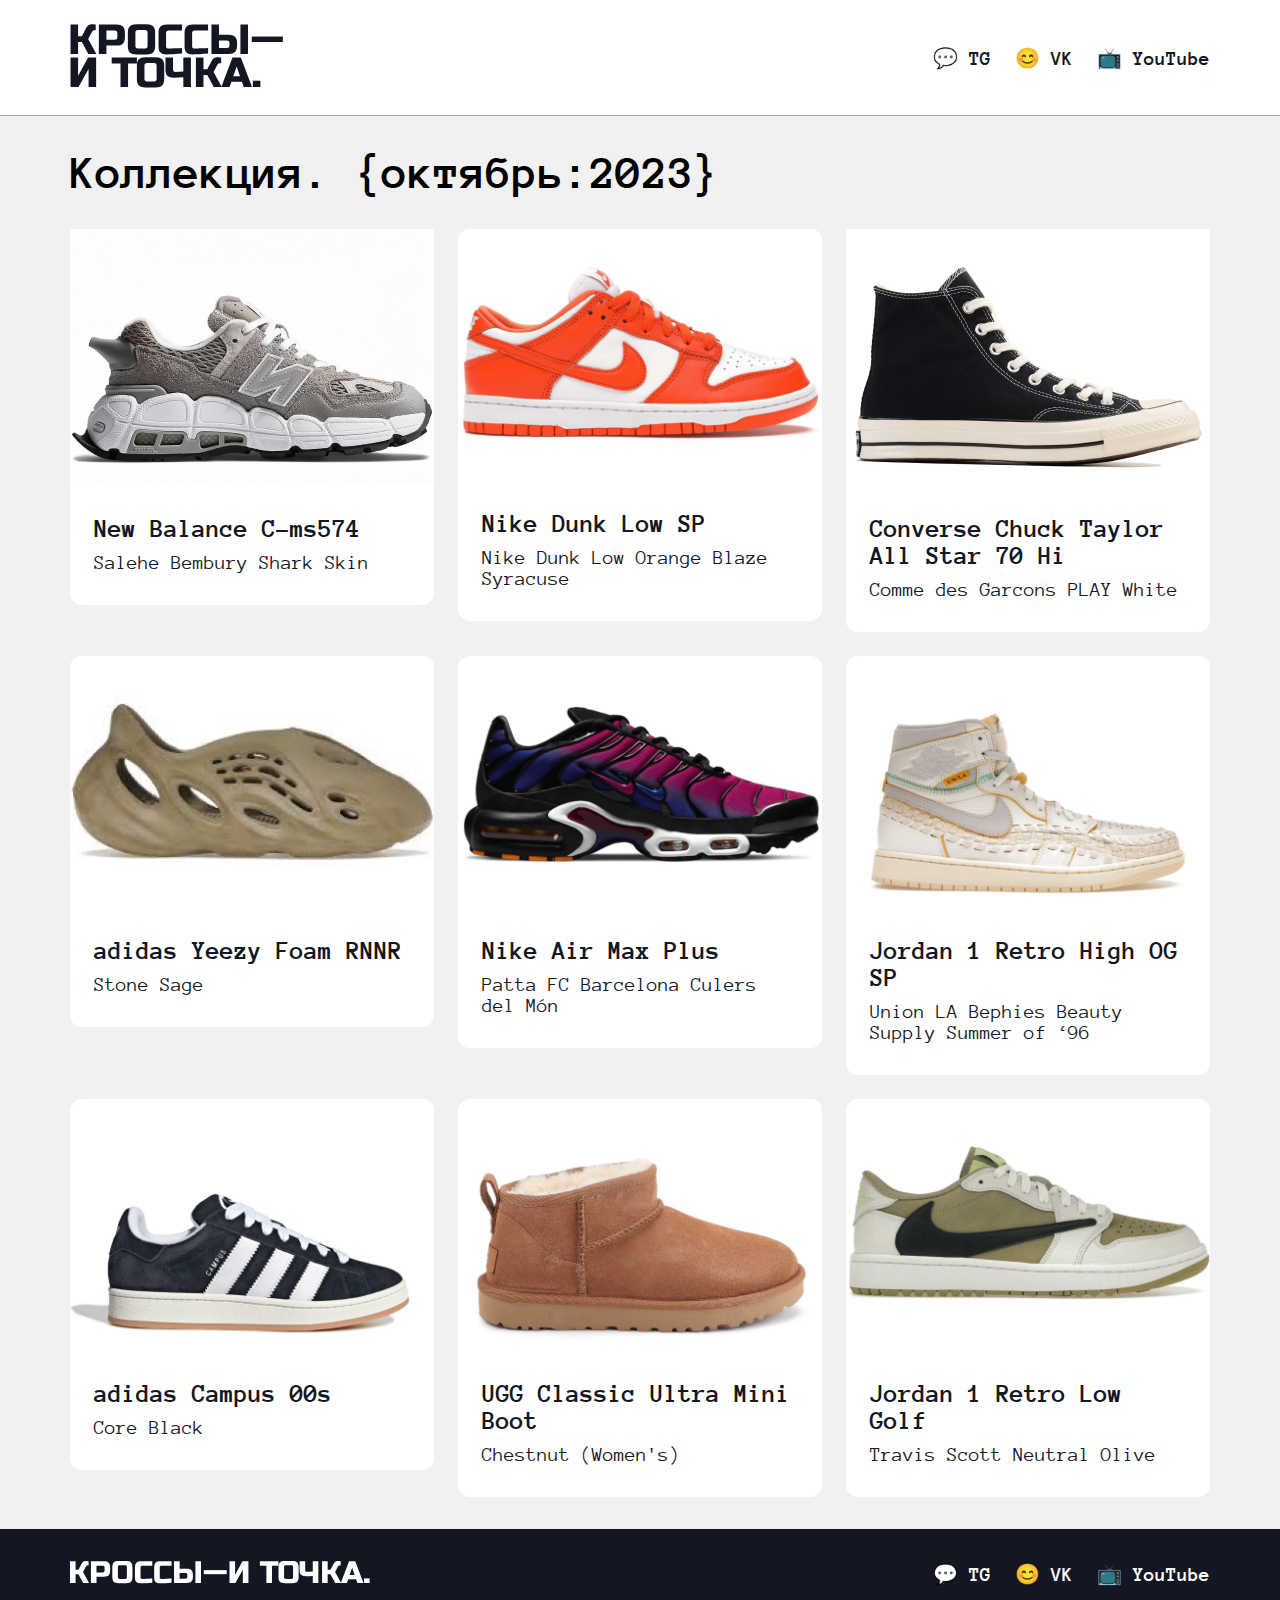
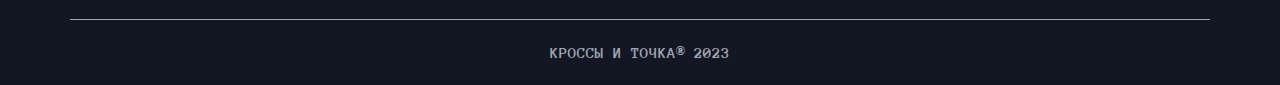
<file: yp-sneakers copy/index.html>
<!DOCTYPE html>
<html lang="en">
<head>
    <meta charset="UTF-8">
    <meta name="viewport" content="width=device-width, initial-scale=1.0">
    <title>Кроссы и точка</title>
    <link href="./style.css" rel="stylesheet" />
</head>
<body>
    <main>
        <header>
            <div class="header-container">
                <a href="/" class="logo-link">
                    <img alt="Кроссы и точка" src="./images/SVG images/logo.svg" />
                </a>
                <nav>
                    <ul class="nav-list">
                        <li class="nav-item">
                            <a href="/" class="nav-link">💬 TG</a>
                        </li>
                        <li class="nav-item">
                            <a href="/" class="nav-link">😊 VK</a>
                        </li>
                        <li class="nav-item">
                            <a href="/" class="nav-link">📺 YouTube</a>
                        </li>
                    </ul>
                </nav>
            </div>
        </header>

        <div class="content">
            <h1>Коллекция. {октябрь:2023}</h1>
            <div class="sneakers">
                <a href="./New Balance C-ms574.html" class="sneaker">
                    <img alt="New Balance C-ms574" src="./images/standart/c-ms574.png" class="sneaker-image" />
                    <div class="sneaker-info">
                        <h3>New Balance C-ms574</h3>
                        <p>Salehe Bembury Shark Skin</p>
                    </div>
                </a>
                <a href="./Nike Dunk Low SP.html" class="sneaker">
                    <img alt="Nike Dunk Low SP" src="./images/standart/7.png" class="sneaker-image" />
                    <div class="sneaker-info">
                        <h3>Nike Dunk Low SP</h3>
                        <p>Nike Dunk Low Orange Blaze Syracuse</p>
                    </div>
                </a>
                <a href="./Converse Chuck 70 High.html" class="sneaker">
                    <img alt="Converse Chuck Taylor All Star 70 Hi" src="./images/standart/converse chuck.png" class="sneaker-image" />
                    <div class="sneaker-info">
                        <h3>Converse Chuck Taylor All Star 70 Hi</h3>
                        <p>Comme des Garcons PLAY White</p>
                    </div>
                </a>
                <div class="sneaker">
                    <img alt="adidas Yeezy Foam RNNR" src="./images/standart/9.png" class="sneaker-image" />
                    <div class="sneaker-info">
                        <h3>adidas Yeezy Foam RNNR</h3>
                        <p>Stone Sage</p>
                    </div>
                </div>
                <div class="sneaker">
                    <img alt="Nike Air Max Plus" src="./images/standart/1.png" class="sneaker-image" />
                    <div class="sneaker-info">
                        <h3>Nike Air Max Plus</h3>
                        <p>Patta FC Barcelona Culers del Món</p>
                    </div>
                </div>
                <div class="sneaker">
                    <img alt="Jordan 1 Retro High OG SP" src="./images/standart/2.png" class="sneaker-image" />
                    <div class="sneaker-info">
                        <h3>Jordan 1 Retro High OG SP</h3>
                        <p>Union LA Bephies Beauty Supply Summer of ‘96</p>
                    </div>
                </div>
                <div class="sneaker">
                    <img alt="adidas Campus 00s" src="./images/standart/3.png" class="sneaker-image" />
                    <div class="sneaker-info">
                        <h3>adidas Campus 00s</h3>
                        <p>Core Black</p>
                    </div>
                </div>

                <div class="sneaker">
                    <img alt="UGG Classic Ultra Mini Boot" src="./images/standart/5.png" class="sneaker-image" />
                    <div class="sneaker-info">
                        <h3>UGG Classic Ultra Mini Boot</h3>
                        <p>Chestnut (Women's)</p>
                    </div>
                </div>

                <div class="sneaker">
                    <img alt="Jordan 1 Retro Low Golf" src="./images/standart/8.png" class="sneaker-image" />
                    <div class="sneaker-info">
                        <h3>Jordan 1 Retro Low Golf</h3>
                        <p>Travis Scott Neutral Olive</p>
                    </div>
                </div>

            </div>
        </div>

        <footer>
            <div class="footer-content">
                <a class="footer__logo-link" href="/">
                    <img alt="Кроссы и точка" src="./images/SVG images/logo_footer.svg" class="footer__logo-image" />
                </a>
                <nav>
                    <ul class="nav-list">
                        <li class="nav-item">
                            <a href="/" class="nav-link">💬 TG</a>
                        </li>
                        <li class="nav-item">
                            <a href="/" class="nav-link">😊 VK</a>
                        </li>
                        <li class="nav-item">
                            <a href="/" class="nav-link">📺 YouTube</a>
                        </li>
                    </ul>
                </nav>
            </div>
            <div class="copyright">
                <p class="copyright-text">КРОССЫ И ТОЧКА® 2023</p>
            </div>
        </footer>
    </main>
</body>
</html>
</file>
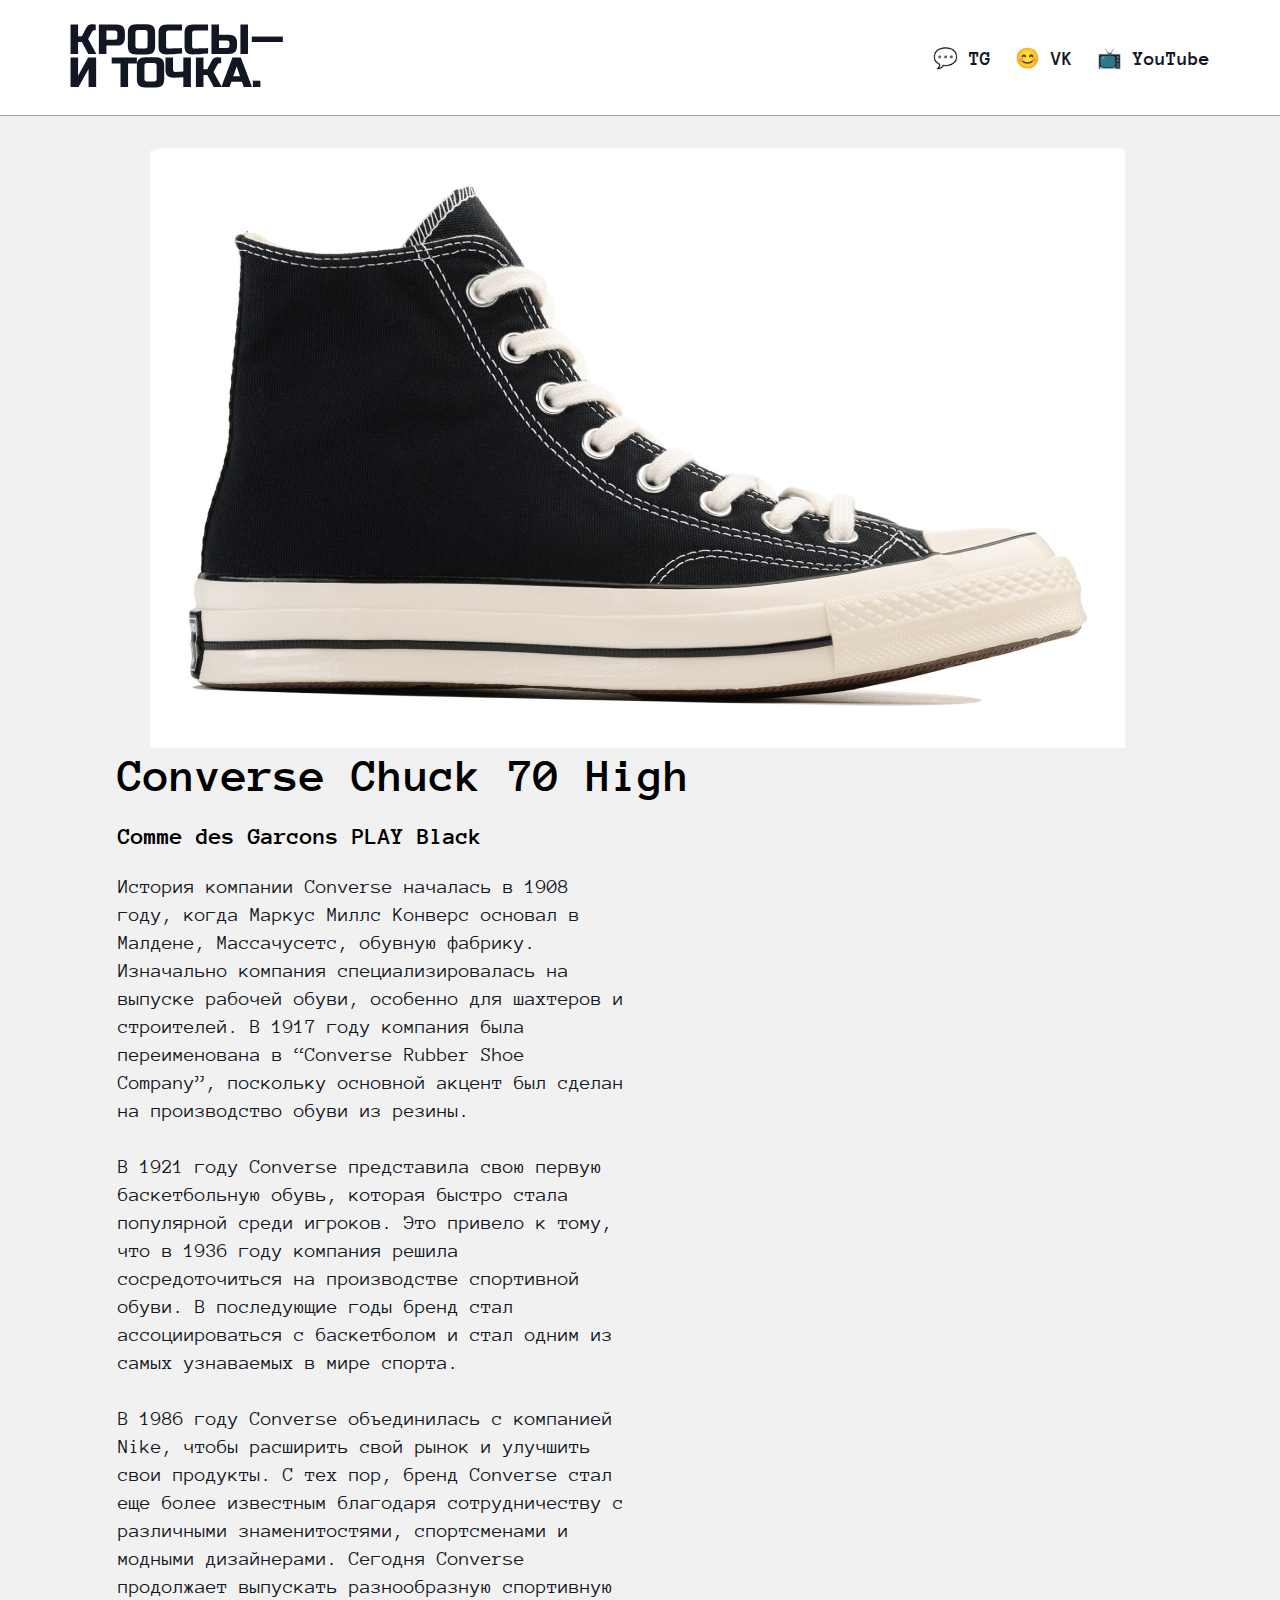
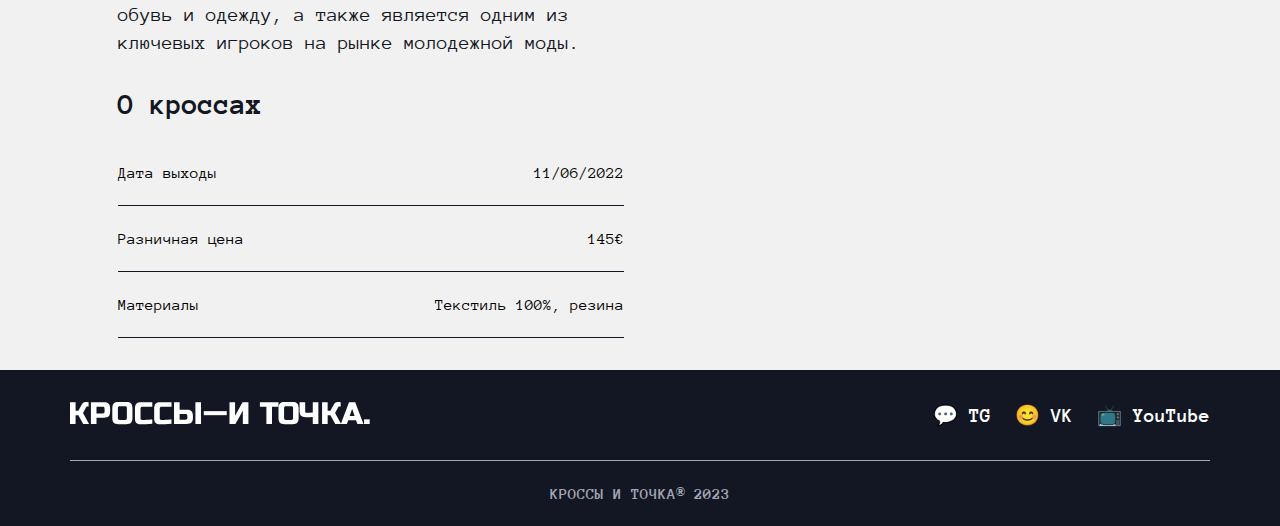
<file: yp-sneakers copy/Converse Chuck 70 High.html>
<!DOCTYPE html>
<html lang="en">

<head>
    <meta charset="UTF-8">
    <meta name="viewport" content="width=device-width, initial-scale=1.0">
    <title>Кроссы и точка</title>
    <link href="./style.css" rel="stylesheet" />
</head>

<body>
    <main>
        <header>
            <div class="header-container">
                <a href="./index.html" class="logo-link">
                    <img alt="Кроссы и точка" src="./images/SVG images/logo.svg" />
                </a>
                <nav>
                    <ul class="nav-list">
                        <li class="nav-item">
                            <a href="/" class="nav-link">💬 TG</a>
                        </li>
                        <li class="nav-item">
                            <a href="/" class="nav-link">😊 VK</a>
                        </li>
                        <li class="nav-item">
                            <a href="/" class="nav-link">📺 YouTube</a>
                        </li>
                    </ul>
                </nav>
            </div>
        </header>
        <div class="content content-info">
            <div class="img-and-titles">
                <img class="sneaker-image" src="./images/big/Converse Chuck 70 High BIG IMG.png" alt="Converse Chuck 70 High BIG IMG.png">
                <h1 class="title">Converse Chuck 70 High</h1>
                <h2 class="subtitle">Comme des Garcons PLAY Black</h2>
            </div>
            <div class="information__text">
                <div class="main__text">
                    <p class="text">История компании Converse началась в 1908 году, когда Маркус Миллс Конверс основал в Малдене, Массачусетс, обувную фабрику. Изначально компания специализировалась на выпуске рабочей обуви, особенно для шахтеров и строителей. В 1917 году компания была переименована в “Converse Rubber Shoe Company”, поскольку основной акцент был сделан на производство обуви из резины.
                    </p>
                    <p class="text">В 1921 году Converse представила свою первую баскетбольную обувь, которая быстро стала популярной среди игроков. Это привело к тому, что в 1936 году компания решила сосредоточиться на производстве спортивной обуви. В последующие годы бренд стал ассоциироваться с баскетболом и стал одним из самых узнаваемых в мире спорта.</p>
                    <p class="text">В 1986 году Converse объединилась с компанией Nike, чтобы расширить свой рынок и улучшить свои продукты. С тех пор, бренд Converse стал еще более известным благодаря сотрудничеству с различными знаменитостями, спортсменами и модными дизайнерами. Сегодня Converse продолжает выпускать разнообразную спортивную обувь и одежду, а также является одним из ключевых игроков на рынке молодежной моды.</p>
                </div>
                <div class="short__info">
                    <h2 class="short__info__title">О кроссах</h2>
                    <div class="short__info__lements">
                        <div class="designation">Дата выходы</div>
                        <div class="value">11/06/2022</div>
                    </div>
                    <div class="short__info__lements">
                        <div class="designation">Разничная цена</div>
                        <div class="value">145€</div>
                    </div>
                    <div class="short__info__lements">

                        <div class="designation">Материалы</div>
                        <div class="value">Текстиль 100%, резина</div>
                    </div>
                </div>
            </div>
        </div>

        <footer>
            <div class="footer-content">
                <a class="footer__logo-link" href="/">
                    <img alt="Кроссы и точка" src="./images/SVG images/logo_footer.svg" class="footer__logo-image" />
                </a>
                <nav>
                    <ul class="nav-list">
                        <li class="nav-item">
                            <a href="/" class="nav-link">💬 TG</a>
                        </li>
                        <li class="nav-item">
                            <a href="/" class="nav-link">😊 VK</a>
                        </li>
                        <li class="nav-item">
                            <a href="/" class="nav-link">📺 YouTube</a>
                        </li>
                    </ul>
                </nav>
            </div>
            <div class="copyright">
                <p class="copyright-text">КРОССЫ И ТОЧКА® 2023</p>
            </div>
        </footer>
    </main>
</body>
</html>
</file>
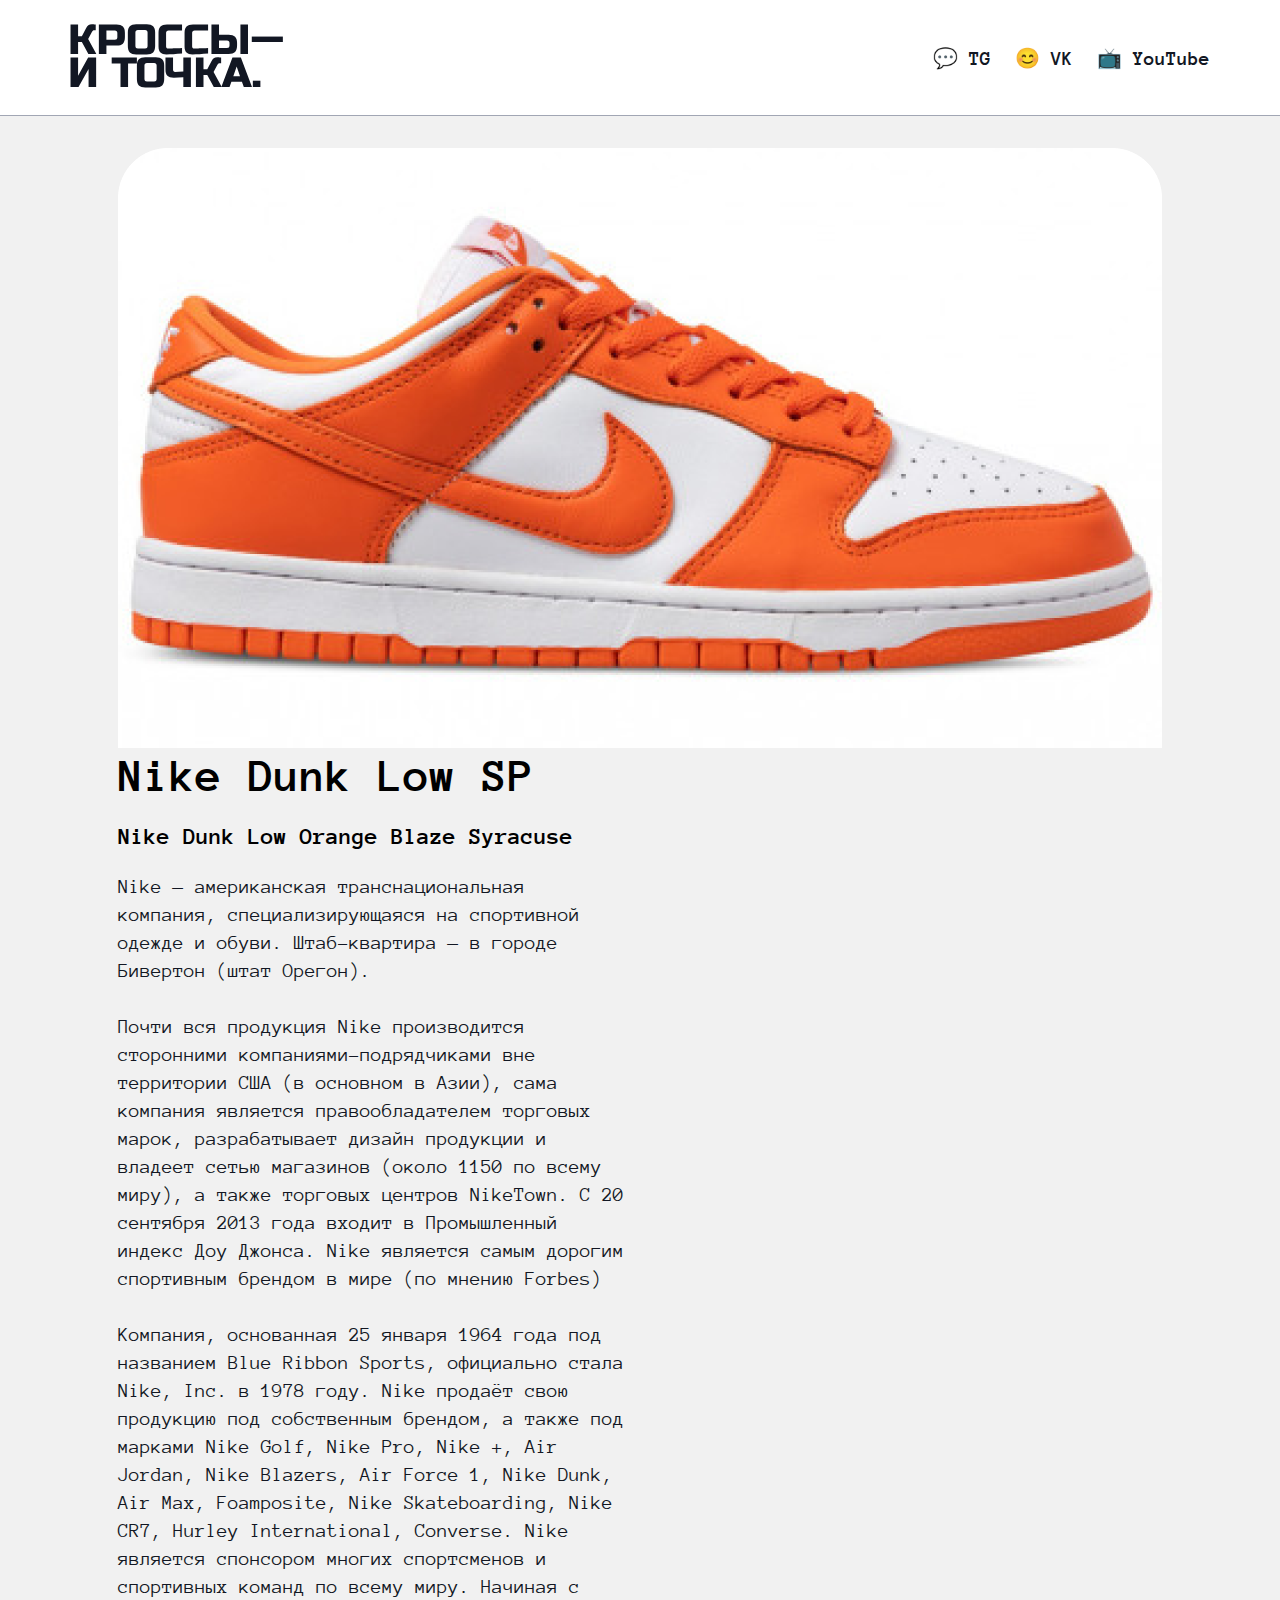
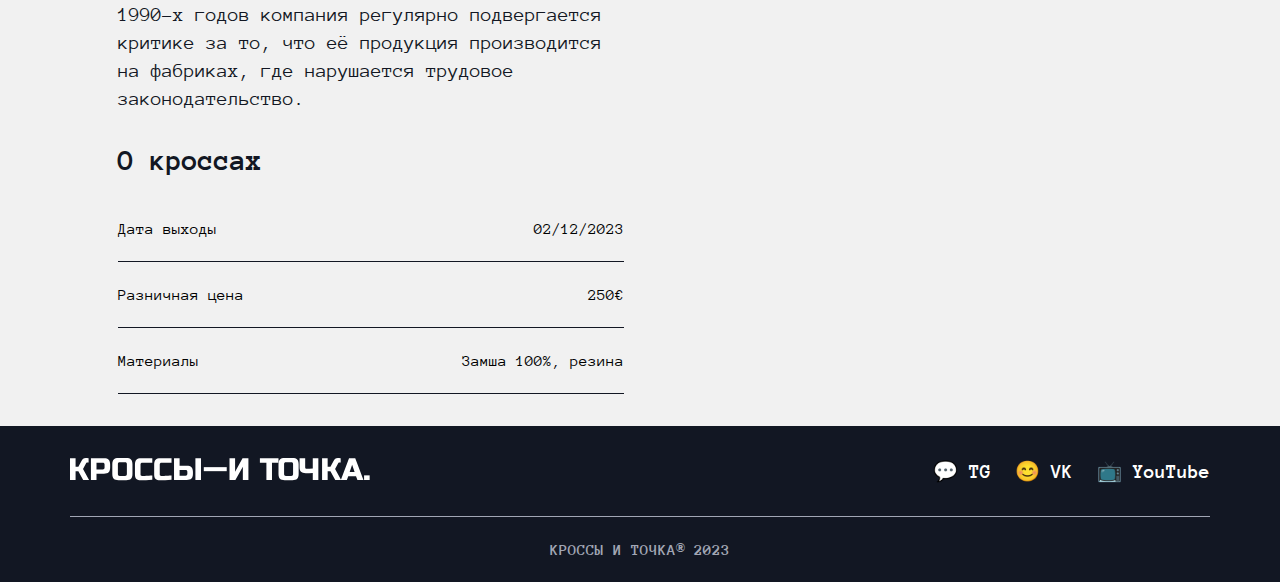
<file: yp-sneakers copy/Nike Dunk Low SP.html>
<!DOCTYPE html>
<html lang="en">

<head>
    <meta charset="UTF-8">
    <meta name="viewport" content="width=device-width, initial-scale=1.0">
    <title>Кроссы и точка</title>
    <link href="./style.css" rel="stylesheet" />
</head>

<body>
    <main>
        <header>
            <div class="header-container">
                <a href="./index.html" class="logo-link">
                    <img alt="Кроссы и точка" src="./images/SVG images/logo.svg" />
                </a>
                <nav>
                    <ul class="nav-list">
                        <li class="nav-item">
                            <a href="/" class="nav-link">💬 TG</a>
                        </li>
                        <li class="nav-item">
                            <a href="/" class="nav-link">😊 VK</a>
                        </li>
                        <li class="nav-item">
                            <a href="/" class="nav-link">📺 YouTube</a>
                        </li>
                    </ul>
                </nav>
            </div>
        </header>
        <div class="content content-info">
            <div class="img-and-titles">
                <img class="sneaker-image" src="./images/big/Nike Dunk Low SP BIG IMG.png" alt="Nike Dunk Low SP BIG IMG.png">
                <h1 class="title">Nike Dunk Low SP</h1>
                <h2 class="subtitle">Nike Dunk Low Orange Blaze Syracuse</h2>
            </div>
            <div class="information__text">
                <div class="main__text">
                    <p class="text">Nike — американская транснациональная компания, специализирующаяся на спортивной одежде и обуви. Штаб-квартира — в городе Бивертон (штат Орегон).</p>
                    <p class="text">Почти вся продукция Nike производится сторонними компаниями-подрядчиками вне территории США (в основном в Азии), сама компания является правообладателем торговых марок, разрабатывает дизайн продукции и владеет сетью магазинов (около 1150 по всему миру), а также торговых центров NikeTown. С 20 сентября 2013 года входит в Промышленный индекс Доу Джонса. Nike является самым дорогим спортивным брендом в мире (по мнению Forbes)</p>
                    <p class="text">
                        Компания, основанная 25 января 1964 года под названием Blue Ribbon Sports, официально стала Nike, Inc. в 1978 году. Nike продаёт свою продукцию под собственным брендом, а также под марками Nike Golf, Nike Pro, Nike +, Air Jordan, Nike Blazers, Air Force 1, Nike Dunk, Air Max, Foamposite, Nike Skateboarding, Nike CR7, Hurley International, Converse. Nike является спонсором многих спортсменов и спортивных команд по всему миру. Начиная с 1990-х годов компания регулярно подвергается критике за то, что её продукция производится на фабриках, где нарушается трудовое законодательство.</p>
                </div>
                <div class="short__info">
                    <h2 class="short__info__title">О кроссах</h2>
                    <div class="short__info__lements">
                        <div class="designation">Дата выходы</div>
                        <div class="value">02/12/2023</div>
                    </div>
                    <div class="short__info__lements">
                        <div class="designation">Разничная цена</div>
                        <div class="value">250€</div>
                    </div>
                    <div class="short__info__lements">

                        <div class="designation">Материалы</div>
                        <div class="value">Замша 100%, резина</div>
                    </div>
                </div>
            </div>
        </div>

        <footer>
            <div class="footer-content">
                <a class="footer__logo-link" href="/">
                    <img alt="Кроссы и точка" src="./images/SVG images/logo_footer.svg" class="footer__logo-image" />
                </a>
                <nav>
                    <ul class="nav-list">
                        <li class="nav-item">
                            <a href="/" class="nav-link">💬 TG</a>
                        </li>
                        <li class="nav-item">
                            <a href="/" class="nav-link">😊 VK</a>
                        </li>
                        <li class="nav-item">
                            <a href="/" class="nav-link">📺 YouTube</a>
                        </li>
                    </ul>
                </nav>
            </div>
            <div class="copyright">
                <p class="copyright-text">КРОССЫ И ТОЧКА® 2023</p>
            </div>
        </footer>
    </main>
</body>
</html>
</file>
<file: yp-sneakers copy/style.css>
/* подключение локальный шрифтов на страницу */
@font-face {
    font-family: "Anonymous Pro";
    src: url(fonts/AnonymousPro-Regular.ttf);
    font-weight: 400;
    font-style: normal;
    display: swap;
}

@font-face {
    font-family: "Anonymous Pro";
    src: url(fonts/AnonymousPro-Bold.ttf);
    font-weight: 700;
    font-style: normal;
    display: swap;
}

* {
    box-sizing: border-box;
}



:root {
    --main-text: "Anonimus Pro", sans-serif;
}

/* сброс стилей по умолчанию */
body,h1,h2,h3,p,ul,li {
    margin: 0;
}
ul {
    list-style: none;
    padding: 0;
}
a {
    text-decoration: none;
}

/* задание шрифта всей странице */
body {
    font-family: "Anonymous Pro", sans-serif;
}

/* стили для главного контейнера */
main {
    display: flex;
    flex-direction: column;
    align-items: center;
    background: #F1F1F1;
}

/* стили для хедера(шапки) сайта */
header {
    display: flex;
    flex-direction: row;
    align-items: center;
    justify-content: center;
    width: 100%;
    border-bottom: 1px solid #A1A6B4;
    background: white;
}

.header-container {
    display: flex;
    justify-content: space-between;
    width: 100%;
    max-width: 1140px;
    margin: 24px 0 24px;
}

.logo-link {
    max-width: 215px;
}

/* стили для ссылок в хедере и футере */
nav {
    display: flex;
}

.nav-list {
    display: flex;
    align-items: center;
    width: 100%;
    gap: 24px;
}

.nav-item {
    display: inline;
}

.nav-link {
    color: #121723;
    font-size: 20px;
    font-weight: 700;
}

/* стили для  */
.content {
    margin: 32px 0;
    max-width: 1140px;
}

h1 {
    font-size: 48px;
<<<<<<< Updated upstream
=======
    font-family: "Anonymous Pro", sans-serif;
>>>>>>> Stashed changes
}

/* стили для контейнера кроссовок */
.sneakers {
    display: flex;
    flex-wrap: wrap;
    gap: 24px;
    margin: 32px 0 0;
}

/* стили для карточки кроссовок */
.sneaker {
    display: flex;
    flex-direction: column;
    align-items: center;
    max-width: 364px;
    height: 100%;
    border-radius: 12px;
    background: white;
}

.sneaker:hover {
    box-shadow: 0px 4px 4px 0px rgba(0, 0, 0, 0.25);
    transform: translate(0, -10px);
}



.sneaker-image {
    width: 100%;
}

.sneaker-info {
    display: flex;
    flex-direction: column;
    align-items: flex-start;
    gap: 10px;
    width: 100%;
    padding: 32px 24px;
}

h3 {
    font-size: 26px;
}

p {
    font-size: 20px;
}

h3,
p {
    color: #121723;
}

footer {
    width: 100%;
    display: flex;
    flex-direction: column;
    align-items: center;
    background: #121723;
}

/* стили для футера */
.footer-content {
    display: flex;
    justify-content: space-between;
    width: 100%;
    max-width: 1140px;
    margin: 32px 0;
}

.footer__logo-link {
    max-width: 300px;
    width: 100%;
}

footer .nav-link {
    color: white;
}

.copyright {
    display: flex;
    align-items: center;
    justify-content: center;
    width: 100%;
    max-width: 1140px;
    border-top: 1px solid #A1A6B4;
}

.copyright-text {
    color: #A1A6B4;
    font-size: 16px;
    font-weight: 700;
    margin: 24px 0;
}

/* страницы с подробной информацие о кросовке */

<<<<<<< Updated upstream
=======
.content-info {
    width: 100%;

    margin: 32px 0 48px;
    padding: 24px;

    background-color: white;
    border-radius: 50px;
}
>>>>>>> Stashed changes




<<<<<<< Updated upstream
=======
title {
    height: 48px;
    font-family: "Anonymous Pro";
    font-size: 48px;
    font-weight: 400;
    line-height: 48px;
}

.subtitle {
    padding: 24px 0;
}

.information__text {
    display: flex;
    margin: 0;
    width: 100%;
}

.main__text {
    display: block;
    box-sizing: border-box;
    max-width: 506px;
}

.text {
    line-height: 28px;
    margin-bottom: 28px;
}

.text:last-child {
    margin-bottom: 0;
}

.short__info {
    margin-left: 32px;
    width: 100%;
    max-width: 506px;
}

.short__info__title {
    color: var(--black, #121723);
    font-family: "Anonymous Pro", sans-serif;
    font-size: 30px;
    margin-bottom: 20px;
}

.short__info__lements {
    display: flex;
    justify-content: space-between;
    padding: 24px 0;
    border-bottom: 1px solid #121723;
}

.short__info__lements>div {
    display: flex;
    flex-direction: column;
    justify-content: space-between;
}
>>>>>>> Stashed changes










/* конец страниц с инф. о кросовке */



@media screen and (max-width: 768px) {
    .header-container,
    .footer-content {
        justify-content: center;
    }

    .header-container {
        flex-direction: column;
        align-items: center;
    }

    .logo-link>img {
        width: 215px;
        height: 64px;
    }

    nav {
        padding-top: 24px;
    }
    .sneakers {
        margin: 32px 16px;
    }

    h1 {
        font-size: 32px;
        margin-left: 16px;
    }

    .footer-content {
        flex-wrap: wrap;
        margin: 32px 16px 24px;
    }

    .footer__logo-image {
        width: 300px;
        height: 22px;
    }

    /* конец стилей для основной страницы и начала подробной инфы о кросовке*/
    .content-info {
        width: 295px;

<<<<<<< Updated upstream
}
=======

        border-radius: 12px;
    }

    h1 {
        margin: 0;
    }

    .information__text {
        flex-direction: column;
    }

    .short__info {
        margin: 32px 0 0;
    }
}
>>>>>>> Stashed changes
</file>
